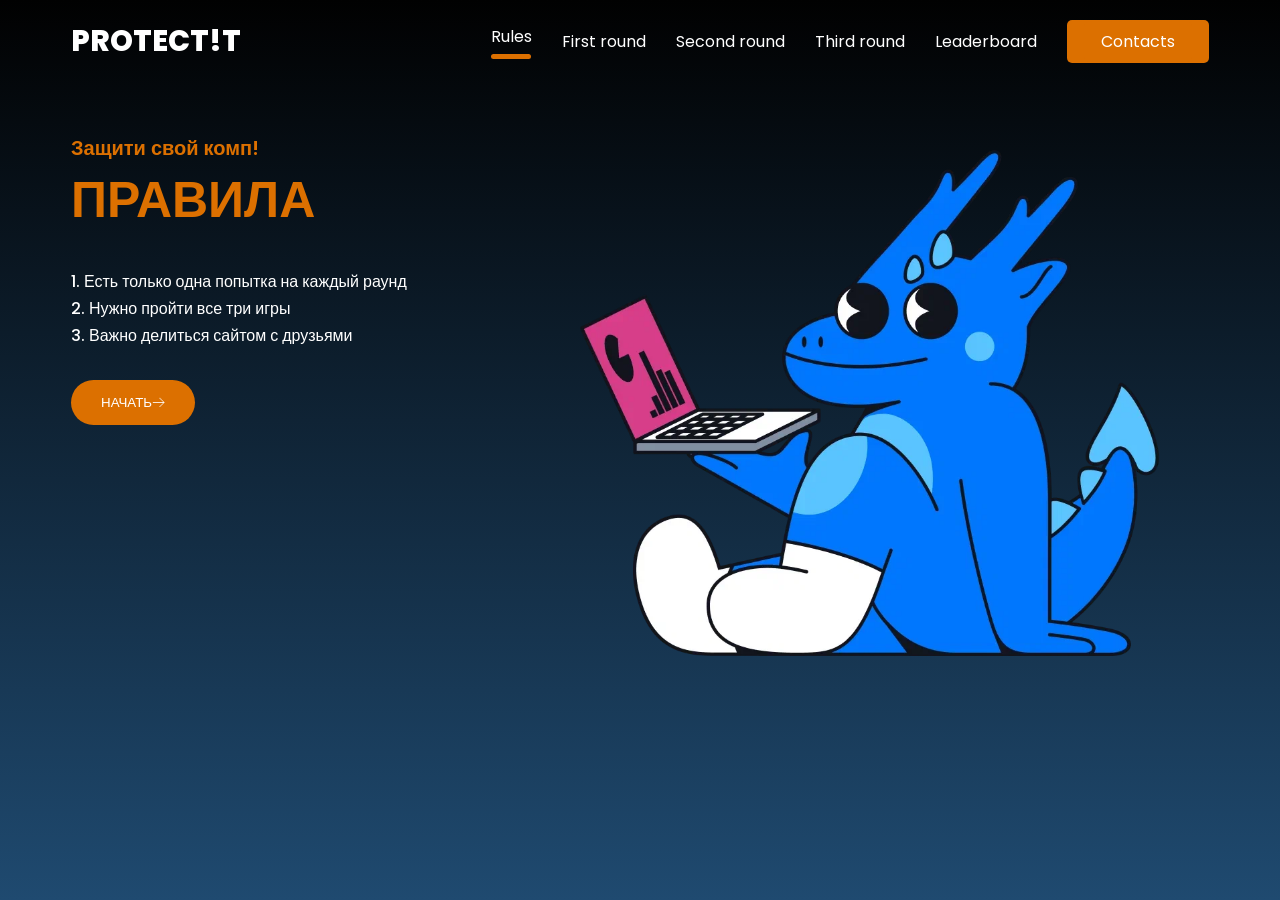
<file: templates/index.html>
<!DOCTYPE html>
<html lang="en">
<head>
    <meta charset="UTF-8">
    <meta name="viewport" content="width=device-width, initial-scale=1.0">
    <title>Protect!T</title>
    <link rel="stylesheet" href="/static/css/main.css">
    <link rel="icon" href="../../../static/img/Ver1.png">
</head>
<body>
    <div class="wrapper">
    <header class="container">
        <span class="logo">Protect!T</span>
        <nav>
            <ul>
                <li class="active"><a href="#">Rules</a></li>
                <li><a href="stage1">First round</a></li> <!-- ссылка -->
                <li><a href="stage2">Second round</a></li>
                <li><a href="stage3">Third round</a></li>
                <li><a href="leaderboard">Leaderboard</a></li>
                <li class="button"><a href="#">Contacts</a></li>
            </ul>
        </nav>
    </header>

    <div class="hero container">
        <div class="hero--info">
            <h2>Защити свой комп!</h2>
            <h1>ПРАВИЛА</h1>
            <p>1. Есть только одна попытка на каждый раунд</br>
            2. Нужно пройти все три игры</br>
            3. Важно делиться сайтом с друзьями</p>
            <button class="button"  id="showRegBtn">НАЧАТЬ🡢</button>
        </div>

        <div id="registerModal" class="modal", hidden="True">
            <div class="modal-content">
        <span class="close">&times;</span>
        <h2>Регистрация</h2>
        <form id="registerForm">
            <label>Имя:</label>
            <input type="text" id="name" placeholder="Иван" required>
            <label>Фамилия:</label>
            <input type="text" id="lastname" placeholder="Иванов" required>
            <label>Номер телефона:</label>
            <input type="tel" id="phone" placeholder="+79991234567" value="+" required>
            <button type="submit">Зарегистрироваться</button>
                </form>
            </div>
        </div>

        <p class="hero--img">
            <img src="/static/img/Ver1.png">
        </p>
    </div>
    <p>
    </p>
    <script src="../static/js/script.js"></script>  <!-- вставка джс -->
    </div>
</body>
</html>
</file>
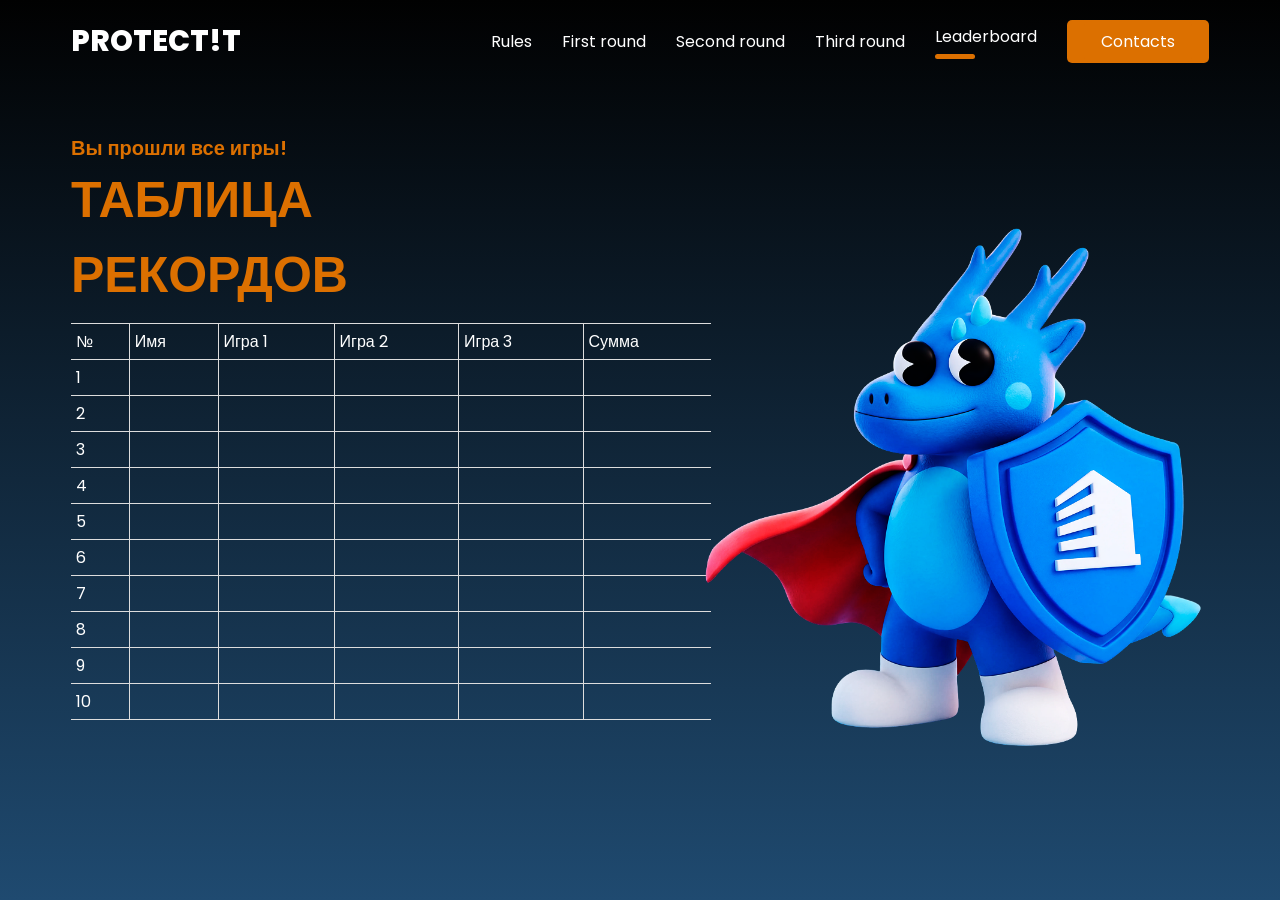
<file: templates/end.html>
<!DOCTYPE html>
<html lang="en">
<head>
    <meta charset="UTF-8">
    <meta name="viewport" content="width=device-width, initial-scale=1.0">
    <title>Protect!T</title>
    <link rel="stylesheet" href="../static/css/main.css">
    <link rel="icon" href="../static/img/Ver2.png">
</head>
<body>
    <div class="wrapper">
    <header class="container">
        <span class="logo">Protect!T</span>
        <nav>
            <ul>
                <li><a href="/">Rules</a></li>
                <li><a href="stage1">First round</a></li> <!-- ссылка -->
                <li><a href="stage2">Second round</a></li>
                <li><a href="stage3">Third round</a></li>
                <li class="active"><a href="leaderboard">Leaderboard</a></li>
                <li class="button"><a href="#">Contacts</a></li>
            </ul>
        </nav>
    </header>

    <div class="hero container">
        <div class="hero--info">
            <h2>Вы прошли все игры!</h2>
            <h1>ТАБЛИЦА РЕКОРДОВ</h1>
            <div class="table-wrapper">
            <table class="table">
                <tr>
                    <td>№</td> 
                    <td>Имя</td> 
                    <td>Игра 1</td>
                    <td>Игра 2</td> 
                    <td>Игра 3</td> 
                    <td>Сумма</td>
                </tr>
                <tr>
                    <td>1</td> 
                    <td><!-- имя1 --></td> 
                    <td><!-- рез игры 1 --></td> 
                    <td><!-- рез игры 2 --></td> 
                    <td><!-- рез игры 3 --></td> 
                    <td><!-- сумма --></td>
                </tr>
                <tr>
                    <td>2</td> 
                    <td><!-- имя2 --></td> 
                    <td><!-- рез игры 1 --></td> 
                    <td><!-- рез игры 2 --></td> 
                    <td><!-- рез игры 3 --></td> 
                    <td><!-- сумма --></td>
                </tr>
                <tr>
                    <td>3</td> 
                    <td><!-- имя3 --></td> 
                    <td><!-- рез игры 1 --></td> 
                    <td><!-- рез игры 2 --></td> 
                    <td><!-- рез игры 3 --></td> 
                    <td><!-- сумма --></td>
                </tr>
                <tr>
                    <td>4</td> 
                    <td><!-- имя4 --></td> 
                    <td><!-- рез игры 1 --></td> 
                    <td><!-- рез игры 2 --></td> 
                    <td><!-- рез игры 3 --></td> 
                    <td><!-- сумма --></td>
                </tr>
                <tr>
                    <td>5</td> 
                    <td><!-- имя5 --></td> 
                    <td><!-- рез игры 1 --></td> 
                    <td><!-- рез игры 2 --></td> 
                    <td><!-- рез игры 3 --></td> 
                    <td><!-- сумма --></td>
                </tr>
                <tr>
                    <td>6</td> 
                    <td><!-- имя6 --></td> 
                    <td><!-- рез игры 1 --></td> 
                    <td><!-- рез игры 2 --></td> 
                    <td><!-- рез игры 3 --></td> 
                    <td><!-- сумма --></td>
                </tr>
                <tr>
                    <td>7</td> 
                    <td><!-- имя7 --></td> 
                    <td><!-- рез игры 1 --></td> 
                    <td><!-- рез игры 2 --></td> 
                    <td><!-- рез игры 3 --></td> 
                    <td><!-- сумма --></td>
                </tr>
                <tr>
                    <td>8</td> 
                    <td><!-- имя8 --></td> 
                    <td><!-- рез игры 1 --></td> 
                    <td><!-- рез игры 2 --></td> 
                    <td><!-- рез игры 3 --></td> 
                    <td><!-- сумма --></td>
                </tr>
                <tr>
                    <td>9</td> 
                    <td><!-- имя9 --></td>
                    <td><!-- рез игры 1 --></td> 
                    <td><!-- рез игры 2 --></td> 
                    <td><!-- рез игры 3 --></td> 
                    <td><!-- сумма --></td>
                </tr>
                <tr>
                    <td>10</td> 
                    <td><!-- имя10 --></td> 
                    <td><!-- рез игры 1 --></td> 
                    <td><!-- рез игры 2 --></td> 
                    <td><!-- рез игры 3 --></td> 
                    <td><!-- сумма --></td>
                </tr>
            </table>
            </div>
            <p class="hero-image-right">
            <img src="/static/img/Ver2.png">
            </p>
        </div>
</body>
</html>
</file>
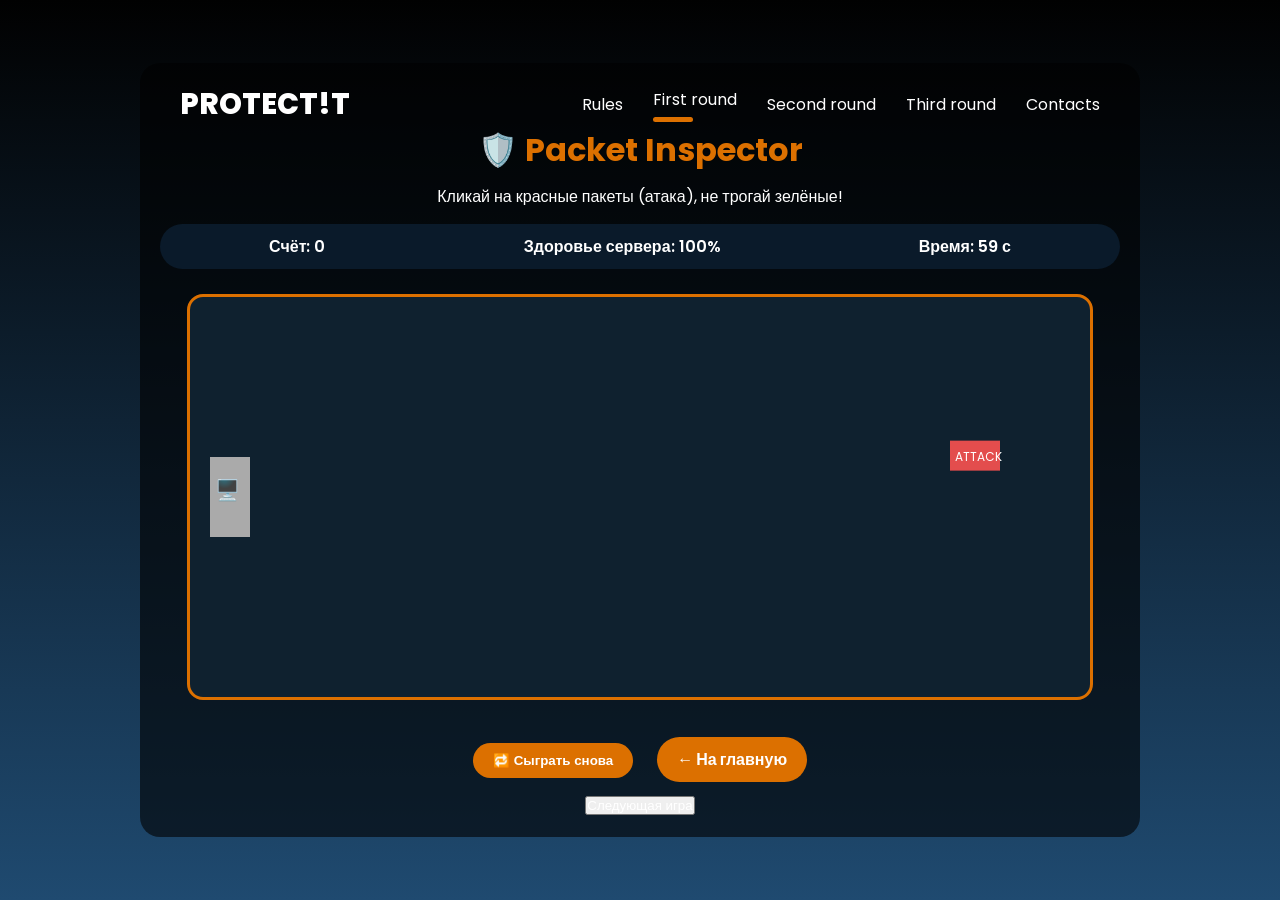
<file: games/game1/game1.html>
<!DOCTYPE html>
<html lang="en">
<head>
    <meta charset="UTF-8">
    <meta name="viewport" content="width=device-width, initial-scale=1.0">
    <title>Protect!T - Packet Inspector</title>
    <link rel="stylesheet" href="game1.css">
</head>
<body>
    <div class="game-container">
        <header class="container">
            <span class="logo">Protect!T</span>
            <nav>
                <ul>
                    <li><a href="../index.html">Rules</a></li>
                    <li class="active"><a href="#">First round</a></li>
                    <li><a href="game2.html">Second round</a></li>
                    <li><a href="game3.html">Third round</a></li>
                    <li class="button"><a href="#" id="contactBtn">Contacts</a></li>
                </ul>
            </nav>
        </header>

        <h1>🛡️ Packet Inspector</h1>
        <p>Кликай на красные пакеты (атака), не трогай зелёные!</p>
        <div class="stats">
            <div>Счёт: <span id="score">0</span></div>
            <div>Здоровье сервера: <span id="health">100</span>%</div>
            <div>Время: <span id="timer">60</span> с</div>
        </div>
        <canvas id="gameCanvas" width="900" height="400"></canvas>
        <div id="gameOverMsg"></div>
        <button id="restartBtn" class="restart">🔁 Сыграть снова</button>
        <a href="../index.html" class="back-link">← На главную</a>
        <P><button href="../games/game2/game2.html" class="button">Следующая игра</button></P>
    </div>
    <script src="game1.js"></script>
</body>
</html>
</file>
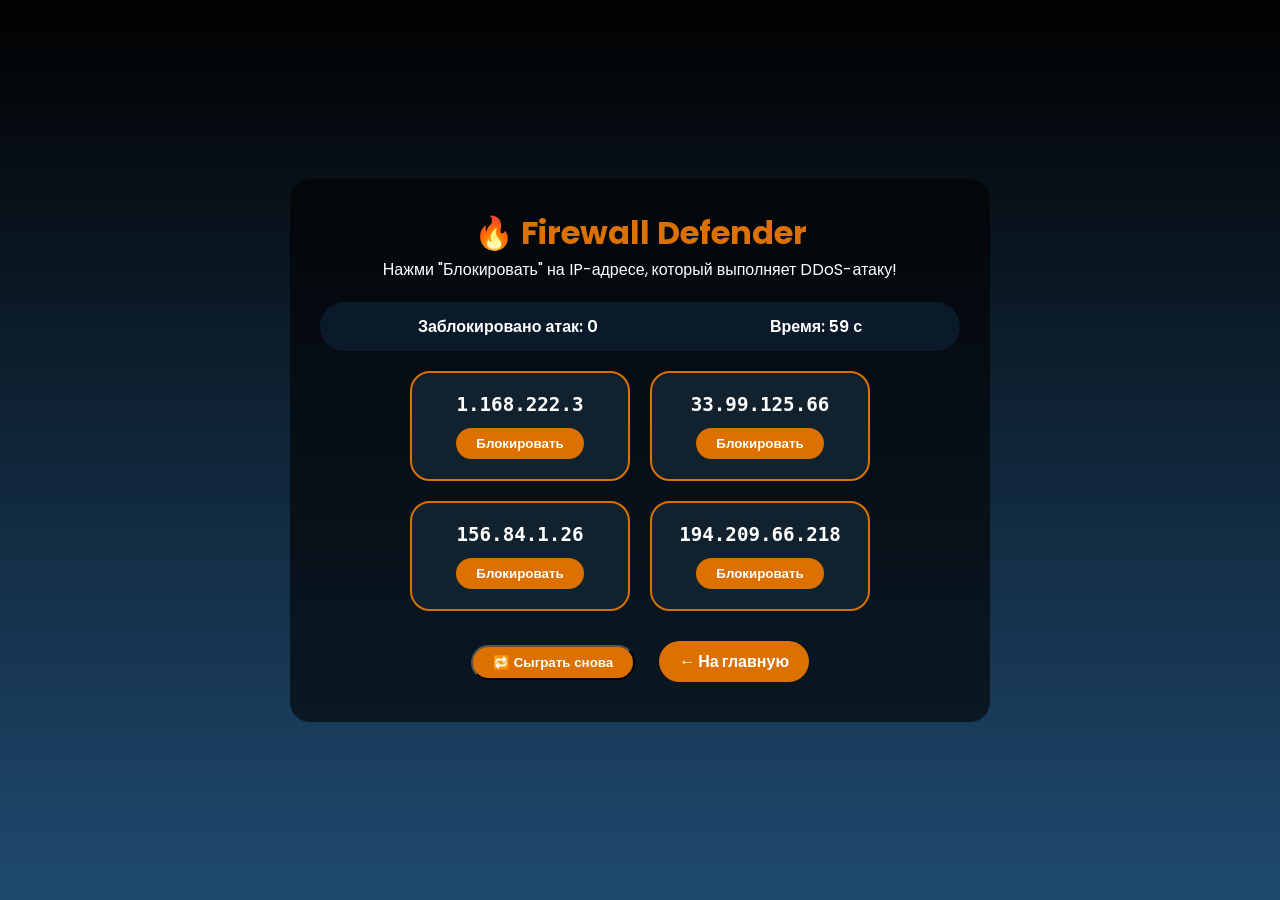
<file: games/game2/game2.html>
<!DOCTYPE html>
<html lang="en">
<head>
    <meta charset="UTF-8">
    <title>Protect!T - Firewall Defender</title>
    <link rel="stylesheet" href="game2.css">
</head>
<body>
    <div class="game-container">
        <h1>🔥 Firewall Defender</h1>
        <p>Нажми "Блокировать" на IP-адресе, который выполняет DDoS-атаку!</p>
        <div class="stats">
            <div>Заблокировано атак: <span id="score">0</span></div>
            <div>Время: <span id="timer">60</span> с</div>
        </div>
        <div id="ipPanel" class="ip-panel"></div>
        <div id="gameOverMsg"></div>
        <button id="restartBtn" class="restart">🔁 Сыграть снова</button>
        <a href="../index.html" class="back-link">← На главную</a>
    </div>
    <script src="game2.js"></script>
</body>
</html>
</file>
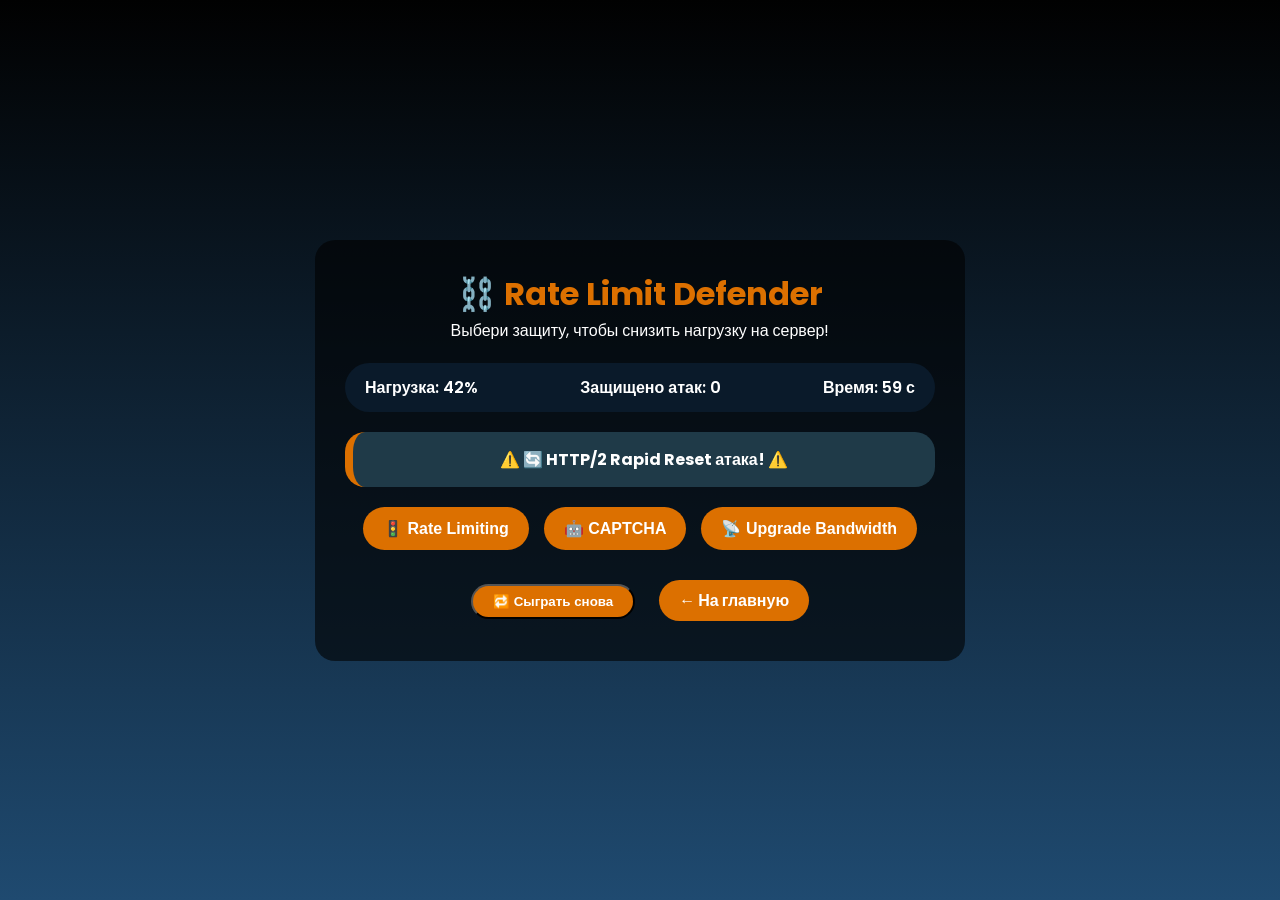
<file: games/game3/game3.html>
<!DOCTYPE html>
<html lang="en">
<head>
    <meta charset="UTF-8">
    <title>Protect!T - Rate Limit Defender</title>
    <link rel="stylesheet" href="game3.css">
</head>
<body>
    <div class="game-container">
        <h1>⛓️ Rate Limit Defender</h1>
        <p>Выбери защиту, чтобы снизить нагрузку на сервер!</p>
        <div class="stats">
            <div>Нагрузка: <span id="load">0</span>%</div>
            <div>Защищено атак: <span id="score">0</span></div>
            <div>Время: <span id="timer">60</span> с</div>
        </div>
        <div class="attack-message" id="attackMsg">⚡ Готовься к атаке...</div>
        <div class="defense-buttons">
            <button data-defense="rate" class="defense-btn">🚦 Rate Limiting</button>
            <button data-defense="captcha" class="defense-btn">🤖 CAPTCHA</button>
            <button data-defense="bandwidth" class="defense-btn">📡 Upgrade Bandwidth</button>
        </div>
        <div id="gameOverMsg"></div>
        <button id="restartBtn" class="restart">🔁 Сыграть снова</button>
        <a href="../index.html" class="back-link">← На главную</a>
    </div>
    <script src="game3.js"></script>
</body>
</html>
</file>
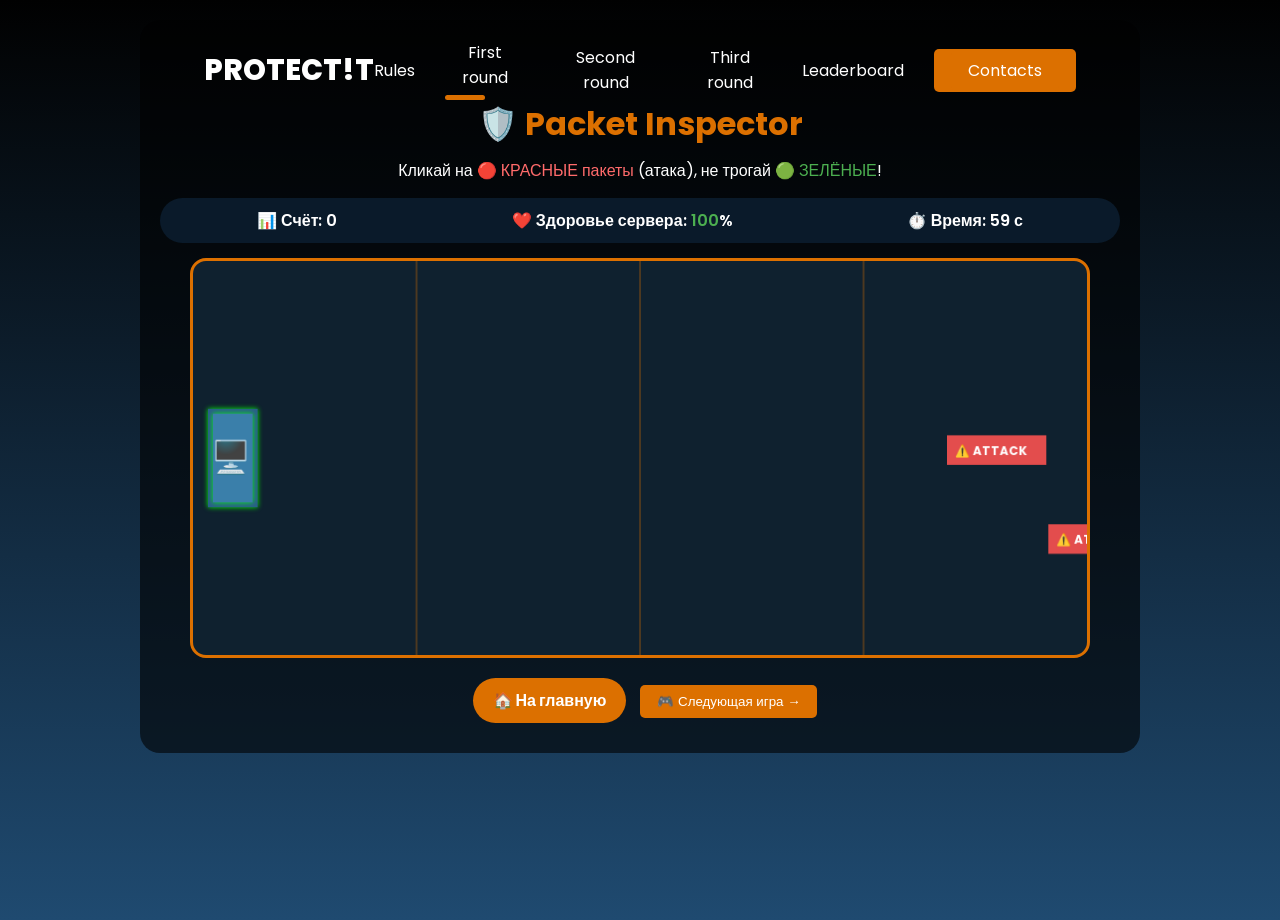
<file: templates/games/game1/game1.html>
<!DOCTYPE html>
<html lang="en">
<head>
    <meta charset="UTF-8">
    <meta name="viewport" content="width=device-width, initial-scale=1.0, user-scalable=no">
    <title>Protect!T - Packet Inspector</title>
    <link rel="stylesheet" href="../../../static/css/main.css">
    <link rel="icon" href="../../../static/img/Ver1.png">
</head>
<body>
    <div class="game-container">
        <header class="container">
            <span class="logo">Protect!T</span>
            <nav>
                <ul>
                    <li><a href="/">Rules</a></li>
                    <li class="active"><a href="#">First round</a></li>
                    <li><a href="../stage2">Second round</a></li>
                    <li><a href="../stage3">Third round</a></li>
                    <li><a href="leaderboard">Leaderboard</a></li>
                    <li class="button"><a href="#" id="contactBtn">Contacts</a></li>
                </ul>
            </nav>
        </header>

        <h1>🛡️ Packet Inspector</h1>
        <p class="game-description">Кликай на <span style="color: #ff6b6b;">🔴 КРАСНЫЕ пакеты</span> (атака), не трогай <span style="color: #4caf50;">🟢 ЗЕЛЁНЫЕ</span>!</p>
        
        <div class="stats">
            <div>📊 Счёт: <span id="score">0</span></div>
            <div>❤️ Здоровье сервера: <span id="health">100</span>%</div>
            <div>⏱️ Время: <span id="timer">60</span> с</div>
        </div>
        
        <canvas id="gameCanvas" width="900" height="400"></canvas>
        
        <div id="gameOverMsg"></div>
        
        <div class="game-buttons">
            <a href="/" class="back-link">🏠 На главную</a>
            <button id="nextGameBtn" href="stage2" class="button">🎮 Следующая игра →</button>
        </div>
    </div>
    
    <script src="../../../static/js/game1.js"></script>
</body>
</html>
</file>
<file: static/css/main.css>
/* ==================== ОБЩИЕ СТИЛИ И ПЕРЕМЕННЫЕ ==================== */
@import url('https://fonts.googleapis.com/css2?family=Poppins:wght@400;500;600;700;800&display=swap');

:root {
    --primary-orange: #DC7000;
    --primary-red: #bf2105;
    --dark-bg: #0a1a2a;
    --dark-card: #11212e;
    --dark-overlay: #1f3a48;
    --gradient-start: #1F4A70;
    --gradient-end: #010101;
}

* {
    margin: 0;
    padding: 0;
    box-sizing: border-box;
}

body {
    font-family: 'Poppins', sans-serif;
    font-weight: 400;
    background: linear-gradient(0deg, var(--gradient-start), var(--gradient-end));
    min-height: 100vh;
    color: white;
    font-size: 16px;
}

a {
    text-decoration: none;
    color: white;
}

img {
    max-width: 100%;
}

/* ==================== ОБЩИЕ КЛАССЫ ==================== */
.poppins-extrabold {
    font-family: "Poppins", sans-serif;
    font-weight: 800;
    font-style: normal;
}

.poppins-regular {
    font-family: "Poppins", sans-serif;
    font-weight: 400;
    font-style: normal;
}

.poppins-medium {
    font-family: "Poppins", sans-serif;
    font-weight: 500;
    font-style: normal;
}

.poppins-bold {
    font-family: "Poppins", sans-serif;
    font-weight: 700;
    font-style: normal;
}

/* ==================== КОНТЕЙНЕРЫ ==================== */
.wrapper {
    background: linear-gradient(0deg, var(--gradient-start), var(--gradient-end));
    min-height: 100vh;
    width: 100%;
    padding: 20px;
}

.container {
    width: 100%;
    max-width: 1400px;
    margin: 0 auto;
    display: flex;
    justify-content: space-between;
    align-items: center;
    padding: 0 20px;
}

/* Адаптивность для контейнера */
@media (max-width: 1400px) {
    .container {
        width: 95%;
    }
    .game-container {
        width: 95% !important;
    }
}

/* ==================== ШАПКА (HEADER) ==================== */
header {
    padding: 20px 0;
}

header .logo {
    font-size: 29px;
    font-weight: 800;
    text-transform: uppercase;
}

header nav ul {
    list-style: none;
    display: flex;
    gap: 30px;
    align-items: center;
}

header nav ul li a {
    color: white;
    text-decoration: none;
    transition: all 300ms ease;
}

header nav ul li.active::after {
    content: '';
    display: block;
    width: 40px;
    height: 5px;
    background: var(--primary-orange);
    border-radius: 10px;
    margin-top: 5px;
}

header nav ul li:not(.active):not(.button) a:hover {
    border-bottom: 5px solid var(--primary-orange);
    border-radius: 2px;
}

header nav ul li.button a {
    background: var(--primary-orange);
    padding: 9px 17px;
    border-radius: 5px;
    transition: all 500ms ease;
}

header nav ul li.button a:hover {
    background: var(--primary-red);
}

/* ==================== ГЛАВНЫЙ ЭКРАН (HERO) ==================== */
.hero {
    padding-bottom: 100px;
}

.hero--info {
    width: 530px;
    padding-top: 70px;
}

.hero--info h2 {
    color: var(--primary-orange);
    font-size: 20px;
    font-weight: 600;
}

.hero--info h1 {
    font-size: 50px;
    font-weight: 600;
}

.hero--info p {
    font-weight: 500;
    line-height: 170%;
    margin: 30px 0;
}

.hero--info .button {
    background: var(--primary-orange);
    color: white;
    border-radius: 50px;
    padding: 15px 30px;
    border: 0;
    transition: all 500ms ease;
    cursor: pointer;
    display: inline-block;
}

.hero--info .button:hover {
    transform: scale(1.1);
}

.hero--img {
    position: absolute;
    width: 600px;
    height: 600px;
    top: 150px;
    right: 100px;
}

/* ==================== ОБЩИЕ СТИЛИ ДЛЯ ИГР ==================== */
.game-container {
    text-align: center;
    background: rgba(0,0,0,0.6);
    padding: 20px;
    border-radius: 20px;
    width: 1000px;
    margin: 20px auto;
}

@media (max-width: 1000px) {
    .game-container {
        width: 95%;
        margin: 20px;
    }
}

h1 {
    color: var(--primary-orange);
    margin-bottom: 10px;
}

/* ==================== СТИЛИ ДЛЯ GAME 1 (Тир) ==================== */
.stats {
    display: flex;
    justify-content: space-around;
    font-weight: 600;
    margin: 15px 0;
    background: var(--dark-bg);
    padding: 10px;
    border-radius: 40px;
}

canvas {
    background: #0f212f;
    border: 3px solid var(--primary-orange);
    border-radius: 16px;
    cursor: crosshair;
    margin: 10px 0;
}

/* ==================== СТИЛИ ДЛЯ GAME 2 (Блокировка IP) ==================== */
.ip-panel {
    display: flex;
    flex-wrap: wrap;
    justify-content: center;
    gap: 20px;
    margin: 20px 0;
}

.ip-card {
    background: var(--dark-card);
    border: 2px solid var(--primary-orange);
    border-radius: 20px;
    padding: 20px;
    width: 220px;
    text-align: center;
}

.ip-address {
    font-size: 1.2rem;
    font-weight: bold;
    font-family: monospace;
    margin-bottom: 12px;
}

.block-btn {
    background: var(--primary-orange);
    color: white;
    border: none;
    padding: 8px 20px;
    border-radius: 30px;
    font-weight: bold;
    cursor: pointer;
    transition: 0.2s;
}

.block-btn:hover {
    background: var(--primary-red);
}

/* ==================== СТИЛИ ДЛЯ GAME 3 (Защита от атак) ==================== */
.attack-message {
    background: var(--dark-overlay);
    padding: 15px;
    border-radius: 20px;
    margin: 15px 0;
    font-weight: bold;
    border-left: 8px solid var(--primary-orange);
}

.defense-buttons {
    display: flex;
    gap: 15px;
    justify-content: center;
    margin: 20px 0;
}

.defense-btn {
    background: var(--primary-orange);
    color: white;
    border: none;
    padding: 12px 20px;
    border-radius: 40px;
    font-weight: bold;
    cursor: pointer;
    transition: 0.2s;
    font-size: 1rem;
}

.defense-btn:hover {
    background: var(--primary-red);
    transform: scale(1.02);
}

/* ==================== ОБЩИЕ КНОПКИ ==================== */
.button {
    color: white;
    text-decoration: none;
    background: var(--primary-orange);
    padding: 9px 17px;
    border-radius: 5px;
    transition: all 500ms ease;
    display: inline-block;
    border: none;
    cursor: pointer;
}

.button:hover {
    background: var(--primary-red);
}

.restart, .back-link {
    display: inline-block;
    background: var(--primary-orange);
    color: white;
    border: none;
    padding: 10px 20px;
    border-radius: 30px;
    font-weight: bold;
    cursor: pointer;
    margin: 10px;
    text-decoration: none;
    transition: 0.2s;
}

.restart:hover, .back-link:hover {
    background: var(--primary-red);
    transform: scale(1.02);
}

#gameOverMsg {
    font-size: 1.5rem;
    font-weight: bold;
    margin: 10px 0;
}

/* ==================== МОДАЛЬНОЕ ОКНО ==================== */
.modal {
    display: none;
    position: fixed;
    z-index: 1000;
    left: 0;
    top: 0;
    width: 100%;
    height: 100%;
    background-color: rgba(0,0,0,0.7);
}

.modal-content {
    background-color: #1a1a1a;
    margin: 15% auto;
    padding: 20px;
    border: 2px solid var(--primary-orange);
    border-radius: 12px;
    width: 300px;
    text-align: center;
    color: #fff;
    position: relative;
}

.close {
    color: var(--primary-orange);
    float: right;
    font-size: 28px;
    font-weight: bold;
    cursor: pointer;
}

.close:hover {
    color: #fff;
}

#registerForm input {
    width: 90%;
    padding: 8px;
    margin: 8px 0;
    background: #2a2a2a;
    border: 1px solid var(--primary-orange);
    color: #fff;
    border-radius: 4px;
}

#registerForm button {
    background: var(--primary-orange);
    color: #000;
    border: none;
    padding: 10px;
    width: 100%;
    margin-top: 10px;
    border-radius: 4px;
    font-weight: bold;
    cursor: pointer;
}

#registerForm button:hover {
    background: var(--primary-red);
    color: white;
}

/* ==================== АДАПТИВНОСТЬ ДЛЯ МОБИЛЬНЫХ ==================== */
@media (max-width: 768px) {
    .container {
        flex-direction: column;
        gap: 20px;
    }
    
    header nav ul {
        flex-wrap: wrap;
        justify-content: center;
        gap: 15px;
    }
    
    .hero--info {
        width: 100%;
        text-align: center;
        padding-top: 20px;
    }
    
    .hero--img {
        position: relative;
        width: 100%;
        height: auto;
        top: 0;
        right: 0;
        margin-top: 30px;
    }
    
    .stats {
        flex-direction: column;
        gap: 10px;
        text-align: center;
    }
    
    .defense-buttons {
        flex-direction: column;
        align-items: center;
    }
    
    .defense-btn {
        width: 80%;
    }
    
    .ip-panel {
        flex-direction: column;
        align-items: center;
    }
    
    .ip-card {
        width: 90%;
    }
    
    .modal-content {
        width: 90%;
        margin: 50% auto;
    }
}

/* ==================== ДОПОЛНИТЕЛЬНЫЕ УТИЛИТЫ ==================== */
.text-center {
    text-align: center;
}

.mt-20 {
    margin-top: 20px;
}

.mb-20 {
    margin-bottom: 20px;
}

.hidden {
    display: none;
}

/* ==================== АДАПТАЦИЯ ДЛЯ CANVAS И ИГР ==================== */

/* Общие стили для игрового контейнера */
.game-container {
    text-align: center;
    background: rgba(0,0,0,0.6);
    padding: 20px;
    border-radius: 20px;
    width: 100%;
    max-width: 1000px;
    margin: 20px auto;
    box-sizing: border-box;
}

/* Адаптивный canvas */
#gameCanvas {
    display: block;
    margin: 10px auto;
    border: 3px solid var(--primary-orange);
    border-radius: 16px;
    cursor: crosshair;
    max-width: 100%;
    height: auto;
    background: #0f212f;
}

/* Медиа-запросы для разных устройств */
@media (max-width: 1024px) {
    .game-container {
        width: 95%;
        padding: 15px;
    }
    
    #gameCanvas {
        width: 100%;
        height: auto;
    }
    
    .stats {
        font-size: 14px;
        gap: 15px;
    }
}

@media (max-width: 768px) {
    .game-container {
        padding: 10px;
        margin: 10px auto;
    }
    
    h1 {
        font-size: 24px;
    }
    
    .stats {
        flex-direction: column;
        gap: 8px;
        padding: 12px;
        font-size: 14px;
    }
    
    .stats div {
        display: flex;
        justify-content: space-between;
        padding: 0 20px;
    }
    
    #gameCanvas {
        min-height: 250px;
    }
    
    .back-link, .button {
        padding: 8px 16px;
        font-size: 14px;
        margin: 5px;
    }
    
    .defense-buttons {
        flex-direction: column;
        align-items: center;
        gap: 10px;
    }
    
    .defense-btn {
        width: 90%;
        padding: 10px;
        font-size: 14px;
    }
    
    .ip-card {
        width: 100%;
        max-width: 280px;
        margin: 0 auto;
    }
    
    .attack-message {
        font-size: 14px;
        padding: 12px;
    }
}

@media (max-width: 480px) {
    .game-container {
        padding: 8px;
    }
    
    h1 {
        font-size: 20px;
    }
    
    .stats {
        font-size: 12px;
    }
    
    .stats div {
        padding: 0 10px;
    }
    
    #gameCanvas {
        min-height: 200px;
    }
    
    .back-link, .button {
        padding: 6px 12px;
        font-size: 12px;
    }
    
    .ip-address {
        font-size: 14px;
        word-break: break-all;
    }
    
    .block-btn {
        padding: 6px 15px;
        font-size: 12px;
    }
}

/* Для горизонтальной ориентации на мобильных */
@media (max-width: 900px) and (orientation: landscape) {
    .game-container {
        margin: 5px auto;
        padding: 10px;
    }
    
    h1 {
        font-size: 20px;
        margin-bottom: 5px;
    }
    
    .stats {
        margin: 5px 0;
        padding: 8px;
    }
    
    #gameCanvas {
        min-height: 180px;
    }
    
    .back-link, .button {
        padding: 5px 10px;
        font-size: 12px;
    }
}

/* Анимации для плавности */
canvas, .button, .defense-btn, .block-btn {
    transition: all 0.2s ease;
}

/* Подсказка для мобильных */
@media (hover: none) and (pointer: coarse) {
    .game-container::before {
        content: "👆 Нажми на красные пакеты!";
        display: block;
        background: rgba(220, 112, 0, 0.8);
        color: white;
        padding: 8px;
        border-radius: 20px;
        margin-bottom: 10px;
        font-size: 12px;
        animation: pulse 1.5s infinite;
    }
}

@keyframes pulse {
    0%, 100% {
        opacity: 1;
    }
    50% {
        opacity: 0.7;
    }
}

/* ==================== Стили таблиц ==================== */

.table {
	width: 100%;
	margin-bottom: 20px;
	border-collapse: collapse; 
}
.table th {
	font-weight: bold;
	padding: 5px;
	background: #efefef;
	border: 1px solid #dddddd;
}

.table td {
	border: 1px solid #dddddd;
	padding: 5px;
}

.table tr td:first-child, .table tr th:first-child {
	border-left: none;
}

.table tr td:last-child, .table tr th:last-child {
	border-right: none;
}

.table-wrapper {
    width: 50vw;          /* 50% от ширины окна */
    margin-left: auto;    /* прижимаем вправо */
    overflow-x: auto;     /* чтобы на мобильных не ломалась */
}

.table-wrapper .table {
    width: 100%;          /* таблица растянется на всю ширину обёртки */
}

.hero-image-right {
    position: fixed;
    right: 20px;
    top: 50%;
    transform: translateY(-50%);
    z-index: 100;
}

.hero-image-right img {
    max-width: 600px;
    height: auto;
}

/* На мобильных картинка становится меньше и смещается */
@media (max-width: 768px) {
    .hero-image-right img {
        max-width: 120px;
    }
    .hero-image-right {
        top: auto;
        bottom: 20px;
        transform: none;
        right: 10px;
    }
}
</file>
<file: games/game1/game1.css>
@import url('https://fonts.googleapis.com/css2?family=Poppins:wght@400;500;600;700;800&display=swap');

* {
    margin: 0;
    padding: 0;
    box-sizing: border-box;
}
body {
    font-family: 'Poppins', sans-serif;
    background: linear-gradient(0deg, #1F4A70, #010101);
    min-height: 100vh;
    display: flex;
    justify-content: center;
    align-items: center;
    color: white;
}
.game-container {
    text-align: center;
    background: rgba(0,0,0,0.6);
    padding: 20px;
    border-radius: 20px;
    width: 1000px;
    margin: 20px;
}
h1 {
    color: #DC7000;
    margin-bottom: 10px;
}
.stats {
    display: flex;
    justify-content: space-around;
    font-weight: 600;
    margin: 15px 0;
    background: #0a1a2a;
    padding: 10px;
    border-radius: 40px;
}
canvas {
    background: #0f212f;
    border: 3px solid #DC7000;
    border-radius: 16px;
    cursor: crosshair;
    margin: 10px 0;
}
#gameOverMsg {
    font-size: 1.5rem;
    font-weight: bold;
    margin: 10px 0;
}
.restart, .back-link {
    display: inline-block;
    background: #DC7000;
    color: white;
    border: none;
    padding: 10px 20px;
    border-radius: 30px;
    font-weight: bold;
    cursor: pointer;
    margin: 10px;
    text-decoration: none;
    transition: 0.2s;
}
.restart:hover, .back-link:hover {
    background: #bf2105;
    transform: scale(1.02);
}

/*Шапка (адаптированная под игру) */
.container {
    width: 100%;
    max-width: 1400px;
    margin: 0 auto;
    display: flex;
    justify-content: space-between;
    align-items: center;
    padding: 0 20px;
}
header {
    padding: 20px 0;
}
header .logo {
    font-size: 29px;
    font-weight: 800;
    text-transform: uppercase;
}
header nav ul {
    list-style: none;
    display: flex;
    gap: 30px;
    align-items: center;
}
header nav ul li a {
    color: white;
    text-decoration: none;
}
header nav ul li.active::after {
    content: '';
    display: block;
    width: 40px;
    height: 5px;
    background: #DC7000;
    border-radius: 10px;
    margin-top: 5px;
}

.button {
    color: #ffff;
    text-decoration: none;
}
</file>
<file: games/game2/game2.css>
@import url('https://fonts.googleapis.com/css2?family=Poppins:wght@400;500;600;700;800&display=swap');

* {
    margin: 0;
    padding: 0;
    box-sizing: border-box;
}
body {
    font-family: 'Poppins', sans-serif;
    background: linear-gradient(0deg, #1F4A70, #010101);
    min-height: 100vh;
    display: flex;
    justify-content: center;
    align-items: center;
    color: white;
}
.game-container {
    text-align: center;
    background: rgba(0,0,0,0.6);
    padding: 30px;
    border-radius: 20px;
    width: 700px;
}
h1 {
    color: #DC7000;
}
.stats {
    display: flex;
    justify-content: space-around;
    font-weight: 600;
    margin: 20px 0;
    background: #0a1a2a;
    padding: 12px;
    border-radius: 40px;
}
.ip-panel {
    display: flex;
    flex-wrap: wrap;
    justify-content: center;
    gap: 20px;
    margin: 20px 0;
}
.ip-card {
    background: #11212e;
    border: 2px solid #DC7000;
    border-radius: 20px;
    padding: 20px;
    width: 220px;
    text-align: center;
}
.ip-address {
    font-size: 1.2rem;
    font-weight: bold;
    font-family: monospace;
    margin-bottom: 12px;
}
.block-btn {
    background: #DC7000;
    color: white;
    border: none;
    padding: 8px 20px;
    border-radius: 30px;
    font-weight: bold;
    cursor: pointer;
    transition: 0.2s;
}
.block-btn:hover {
    background: #bf2105;
}
.restart, .back-link {
    background: #DC7000;
    color: white;
    padding: 8px 20px;
    border-radius: 30px;
    text-decoration: none;
    display: inline-block;
    margin: 10px;
    font-weight: bold;
}
#gameOverMsg {
    font-size: 1.3rem;
    margin: 15px;
}
</file>
<file: games/game3/game3.css>
@import url('https://fonts.googleapis.com/css2?family=Poppins:wght@400;500;600;700;800&display=swap');

* {
    margin: 0;
    padding: 0;
    box-sizing: border-box;
}
body {
    font-family: 'Poppins', sans-serif;
    background: linear-gradient(0deg, #1F4A70, #010101);
    min-height: 100vh;
    display: flex;
    justify-content: center;
    align-items: center;
    color: white;
}
.game-container {
    text-align: center;
    background: rgba(0,0,0,0.6);
    padding: 30px;
    border-radius: 20px;
    width: 650px;
}
h1 {
    color: #DC7000;
}
.stats {
    display: flex;
    justify-content: space-between;
    background: #0a1a2a;
    padding: 12px 20px;
    border-radius: 40px;
    margin: 20px 0;
    font-weight: 600;
}
.attack-message {
    background: #1f3a48;
    padding: 15px;
    border-radius: 20px;
    margin: 15px 0;
    font-weight: bold;
    border-left: 8px solid #DC7000;
}
.defense-buttons {
    display: flex;
    gap: 15px;
    justify-content: center;
    margin: 20px 0;
}
.defense-btn {
    background: #DC7000;
    color: white;
    border: none;
    padding: 12px 20px;
    border-radius: 40px;
    font-weight: bold;
    cursor: pointer;
    transition: 0.2s;
    font-size: 1rem;
}
.defense-btn:hover {
    background: #bf2105;
    transform: scale(1.02);
}
.restart, .back-link {
    background: #DC7000;
    color: white;
    padding: 8px 20px;
    border-radius: 30px;
    text-decoration: none;
    display: inline-block;
    margin: 10px;
    font-weight: bold;
}
#gameOverMsg {
    font-size: 1.2rem;
    margin: 15px;
}
</file>
